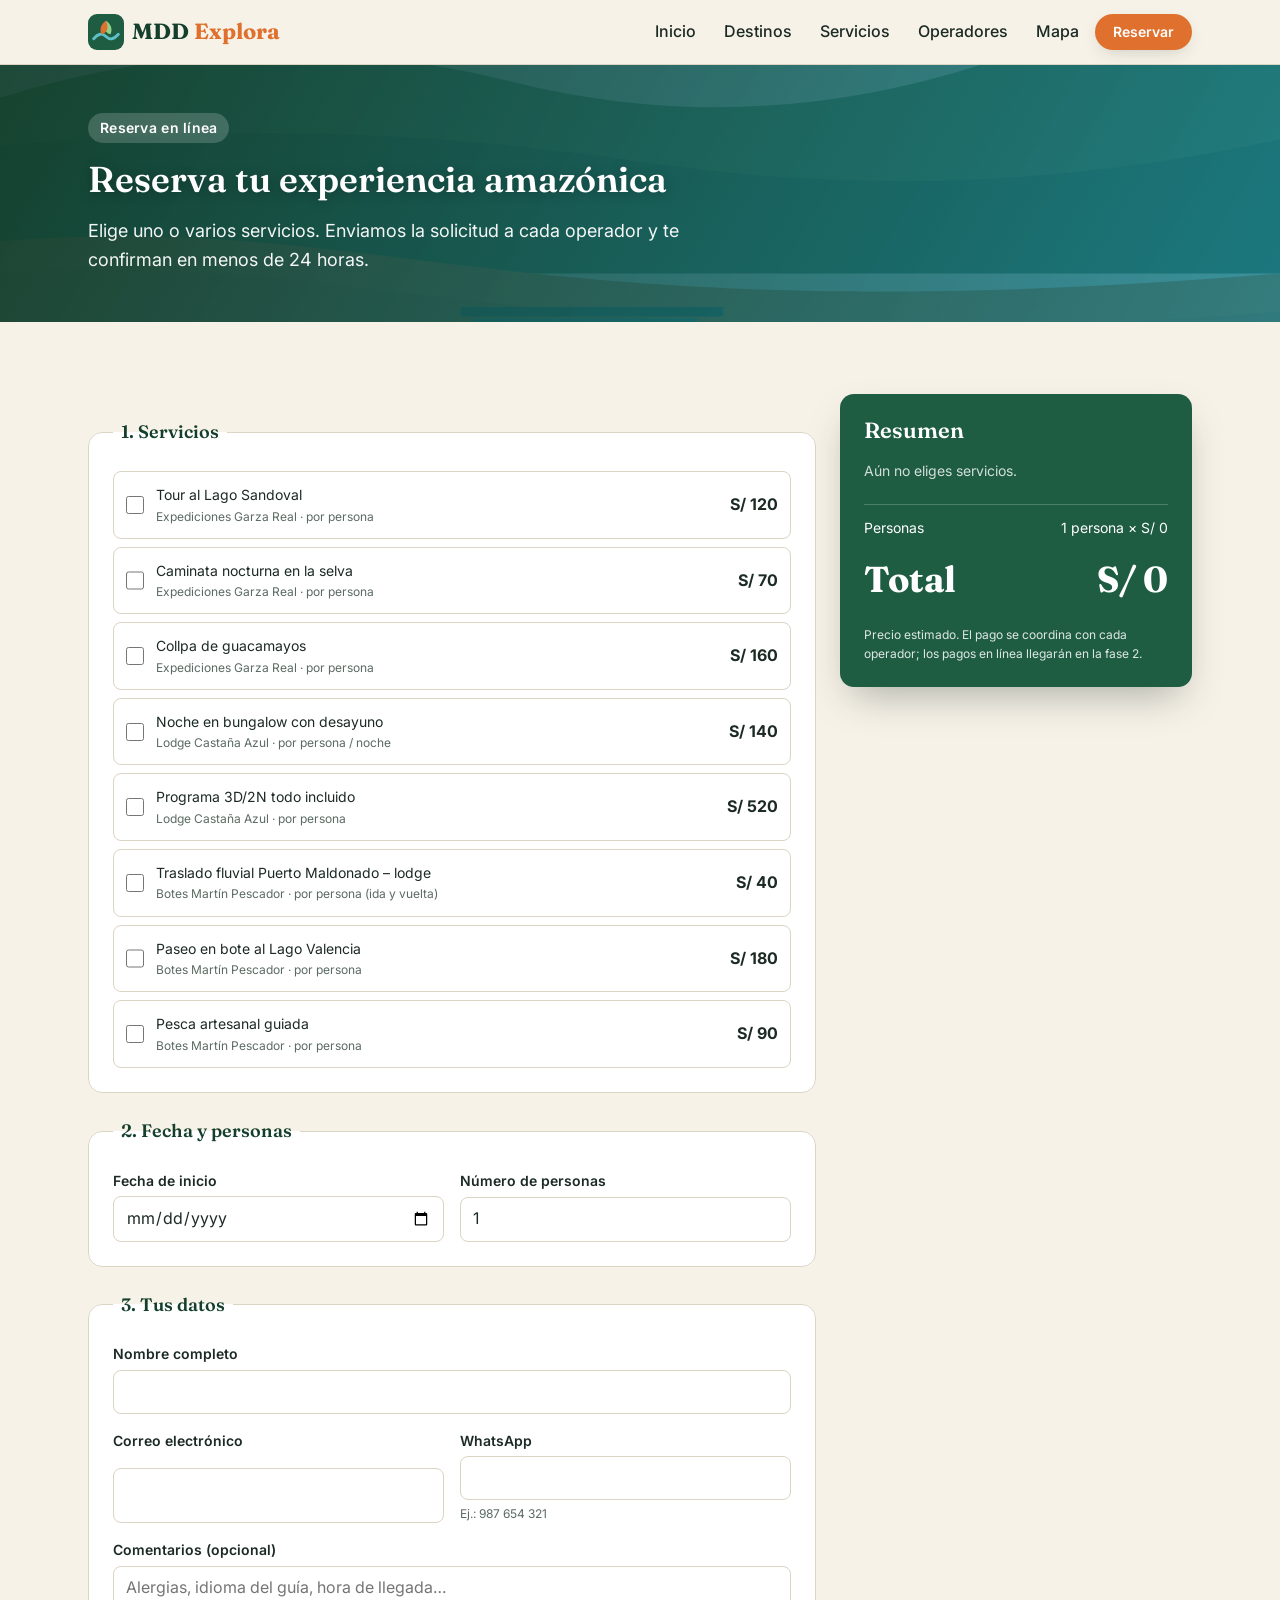
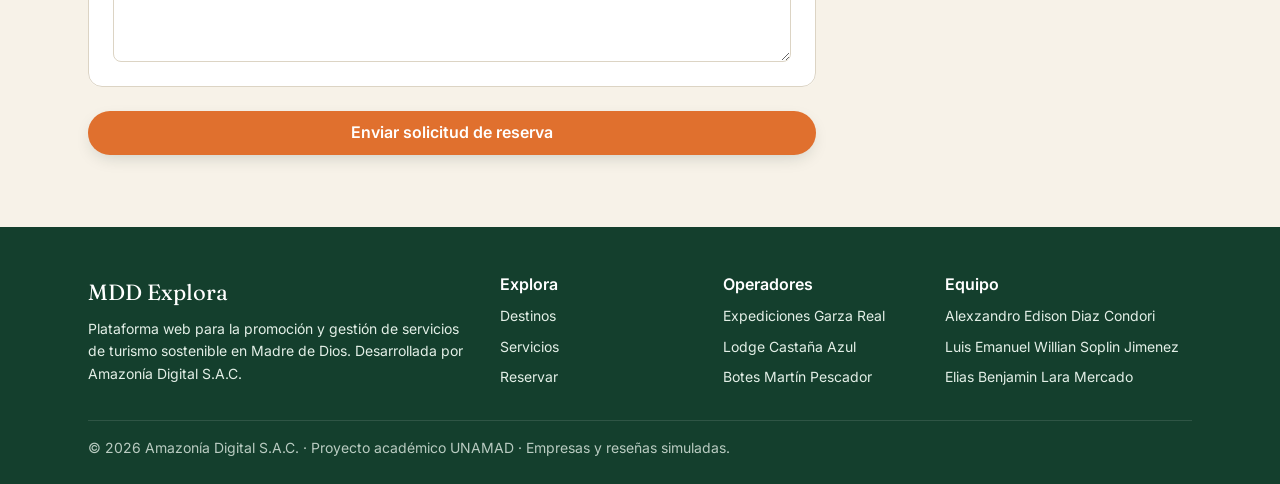
<file: reservar.html>
<!DOCTYPE html>
<html lang="es">
<head>
  <meta charset="UTF-8">
  <meta name="viewport" content="width=device-width, initial-scale=1">
  <meta name="description" content="Reserva en línea tours, hospedaje y transporte fluvial en Madre de Dios con MDD Explora.">
  <title>Reservar | MDD Explora</title>
  <link rel="icon" href="img/logo.svg" type="image/svg+xml">
  <link rel="preconnect" href="https://fonts.googleapis.com">
  <link rel="preconnect" href="https://fonts.gstatic.com" crossorigin>
  <link rel="stylesheet" href="https://fonts.googleapis.com/css2?family=Fraunces:opsz,wght@9..144,600;9..144,700&family=Inter:wght@400;500;600;700&display=swap">
  <link rel="stylesheet" href="css/main.css">
</head>
<body>
  <a class="u-skip-link" href="#contenido">Saltar al contenido</a>

  <header class="header">
    <div class="container header__inner">
      <a class="header__logo" href="index.html" aria-label="MDD Explora, inicio">
        <img class="header__logo-mark" src="img/logo.svg" alt="" width="36" height="36">
        <span>MDD <span class="header__logo-accent">Explora</span></span>
      </a>
      <nav class="nav" aria-label="Principal">
        <button class="nav__toggle" type="button" aria-expanded="false" aria-controls="menu">
          <span class="nav__toggle-bar"></span>
          <span class="u-visually-hidden">Abrir menú</span>
        </button>
        <ul class="nav__list" id="menu">
          <li class="nav__item"><a class="nav__link" href="index.html">Inicio</a></li>
          <li class="nav__item"><a class="nav__link" href="index.html#destinos">Destinos</a></li>
          <li class="nav__item"><a class="nav__link" href="servicios.html">Servicios</a></li>
          <li class="nav__item"><a class="nav__link" href="index.html#operadores">Operadores</a></li>
          <li class="nav__item"><a class="nav__link" href="index.html#mapa-seccion">Mapa</a></li>
          <li class="nav__item"><a class="button button--primary button--small" href="reservar.html" aria-current="page">Reservar</a></li>
        </ul>
      </nav>
    </div>
  </header>

  <main id="contenido">
    <section class="hero hero--compact">
      <div class="container">
        <div class="hero__content">
          <span class="hero__eyebrow">Reserva en línea</span>
          <h1 class="hero__title">Reserva tu experiencia amazónica</h1>
          <p class="hero__text">Elige uno o varios servicios. Enviamos la solicitud a cada operador y te confirman en menos de 24 horas.</p>
        </div>
      </div>
    </section>

    <section class="section">
      <div class="container grid grid--sidebar">
        <form class="form" id="reserva-form" novalidate>
          <div id="reserva-mensaje" role="status" aria-live="polite"></div>

          <fieldset class="form__fieldset">
            <legend class="form__legend">1. Servicios</legend>
            <div class="form__options" id="opciones-servicios"></div>
          </fieldset>

          <fieldset class="form__fieldset">
            <legend class="form__legend">2. Fecha y personas</legend>
            <div class="form__row">
              <div class="form__group">
                <label class="form__label" for="fecha">Fecha de inicio</label>
                <input class="form__input" id="fecha" name="fecha" type="date" required data-nombre="fecha">
              </div>
              <div class="form__group">
                <label class="form__label" for="personas">Número de personas</label>
                <input class="form__input" id="personas" name="personas" type="number" min="1" max="20" value="1" required inputmode="numeric" data-nombre="personas">
              </div>
            </div>
          </fieldset>

          <fieldset class="form__fieldset">
            <legend class="form__legend">3. Tus datos</legend>
            <div class="form__group">
              <label class="form__label" for="nombre">Nombre completo</label>
              <input class="form__input" id="nombre" name="nombre" type="text" autocomplete="name" required minlength="3" data-nombre="nombre">
            </div>
            <div class="form__row">
              <div class="form__group">
                <label class="form__label" for="correo">Correo electrónico</label>
                <input class="form__input" id="correo" name="correo" type="email" autocomplete="email" required data-nombre="correo">
              </div>
              <div class="form__group">
                <label class="form__label" for="telefono">WhatsApp</label>
                <input class="form__input" id="telefono" name="telefono" type="tel" autocomplete="tel" required pattern="[0-9+ ]{9,15}" data-nombre="WhatsApp">
                <span class="form__hint">Ej.: 987 654 321</span>
              </div>
            </div>
            <div class="form__group">
              <label class="form__label" for="notas">Comentarios (opcional)</label>
              <textarea class="form__textarea" id="notas" name="notas" placeholder="Alergias, idioma del guía, hora de llegada…"></textarea>
            </div>
          </fieldset>

          <button class="button button--primary button--block" type="submit">Enviar solicitud de reserva</button>
        </form>

        <aside class="summary" aria-label="Resumen de la reserva">
          <h2 class="summary__title">Resumen</h2>
          <ul class="summary__list" id="resumen-lista"></ul>
          <p class="summary__row"><span>Personas</span><span id="resumen-personas"></span></p>
          <p class="summary__total"><span>Total</span><span id="resumen-total">S/ 0</span></p>
          <p class="summary__note">Precio estimado. El pago se coordina con cada operador; los pagos en línea llegarán en la fase 2.</p>
        </aside>
      </div>
    </section>
  </main>

  <footer class="footer">
    <div class="container">
      <div class="footer__grid">
        <div>
          <p class="footer__brand">MDD Explora</p>
          <p class="footer__text">Plataforma web para la promoción y gestión de servicios de turismo sostenible en Madre de Dios. Desarrollada por Amazonía Digital S.A.C.</p>
        </div>
        <div>
          <h2 class="footer__title">Explora</h2>
          <ul class="footer__list">
            <li><a class="footer__link" href="index.html#destinos">Destinos</a></li>
            <li><a class="footer__link" href="servicios.html">Servicios</a></li>
            <li><a class="footer__link" href="reservar.html">Reservar</a></li>
          </ul>
        </div>
        <div>
          <h2 class="footer__title">Operadores</h2>
          <ul class="footer__list">
            <li>Expediciones Garza Real</li>
            <li>Lodge Castaña Azul</li>
            <li>Botes Martín Pescador</li>
          </ul>
        </div>
        <div>
          <h2 class="footer__title">Equipo</h2>
          <ul class="footer__list">
            <li>Alexzandro Edison Diaz Condori</li>
            <li>Luis Emanuel Willian Soplin Jimenez</li>
            <li>Elias Benjamin Lara Mercado</li>
          </ul>
        </div>
      </div>
      <p class="footer__bottom">© <span data-anio>2026</span> Amazonía Digital S.A.C. · Proyecto académico UNAMAD · Empresas y reseñas simuladas.</p>
    </div>
  </footer>

  <script src="js/data.js"></script>
  <script src="js/main.js"></script>
</body>
</html>
</file>
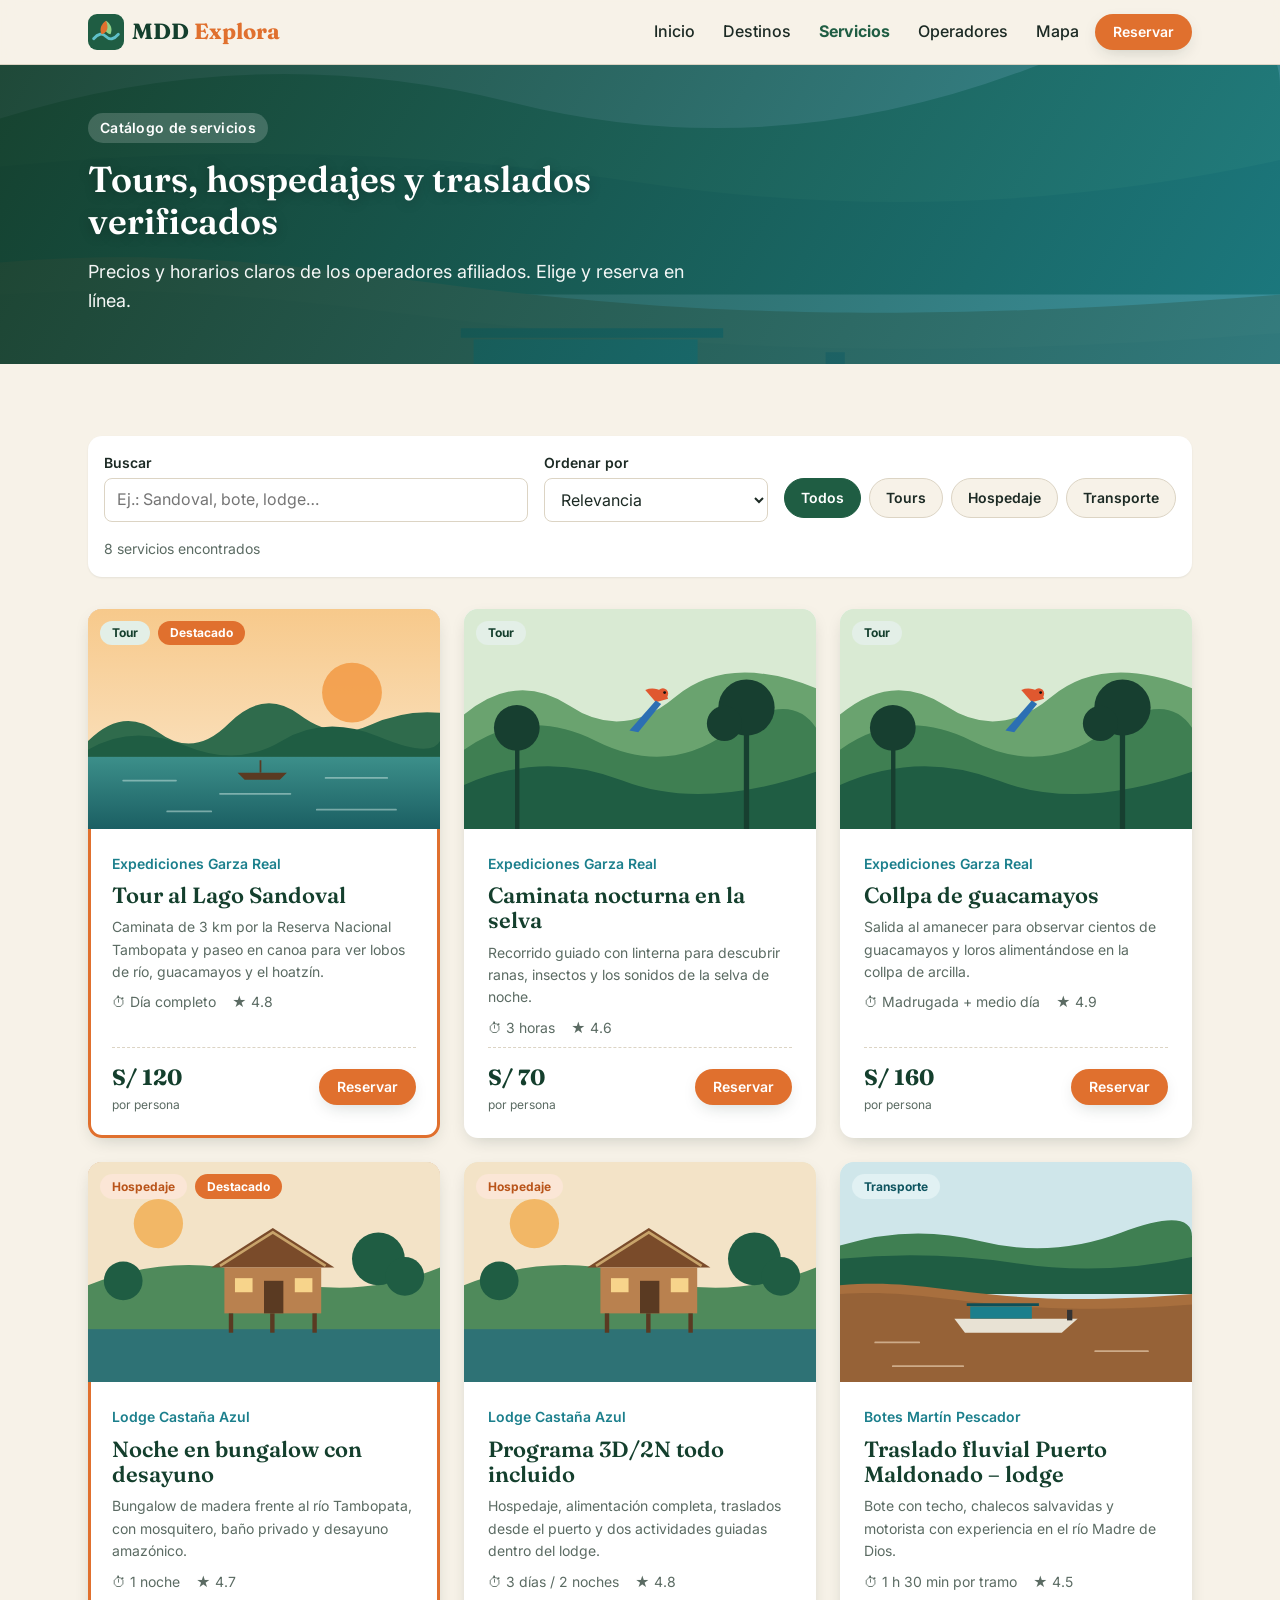
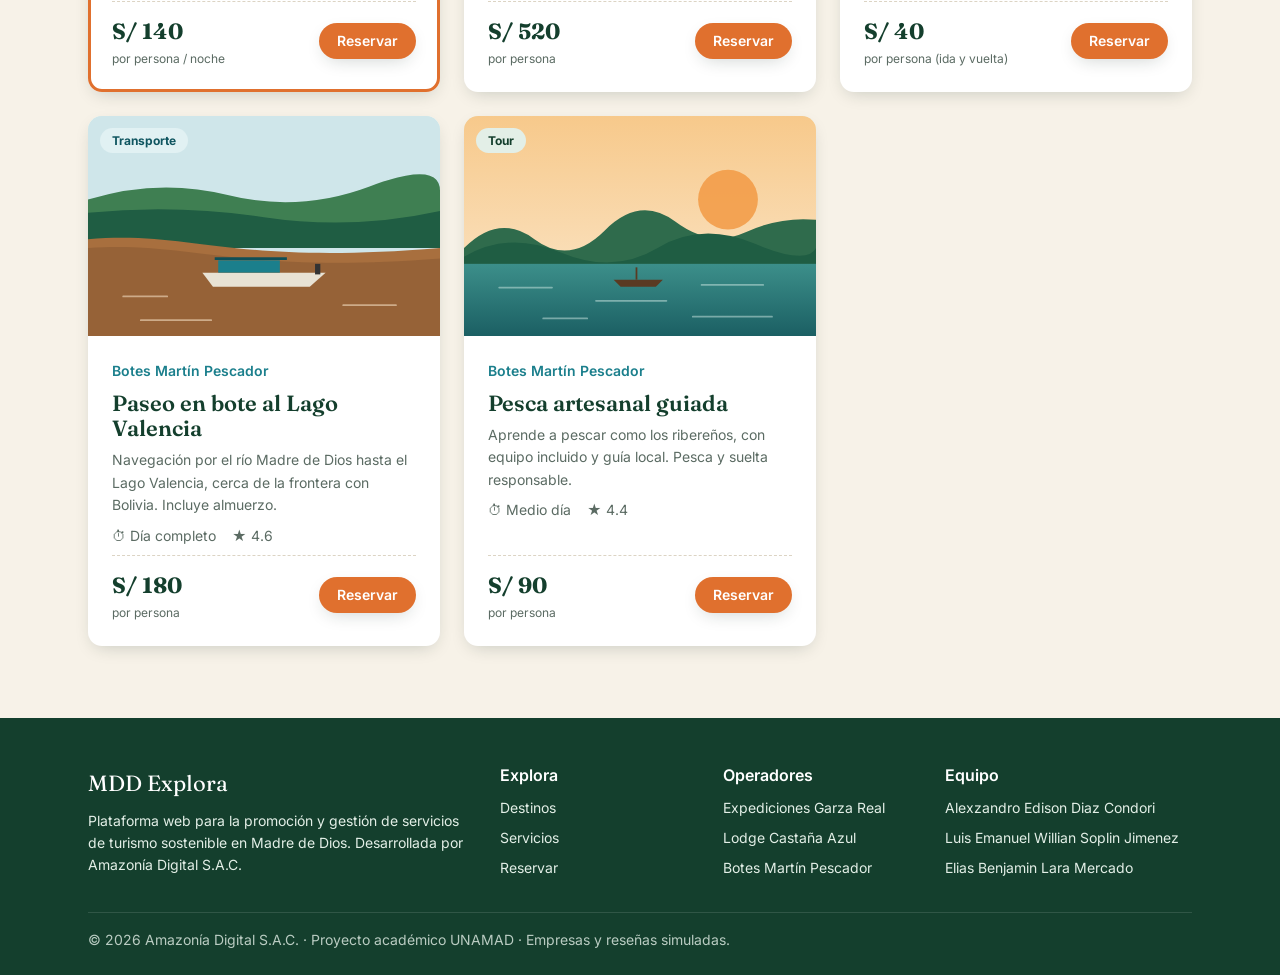
<file: servicios.html>
<!DOCTYPE html>
<html lang="es">
<head>
  <meta charset="UTF-8">
  <meta name="viewport" content="width=device-width, initial-scale=1">
  <meta name="description" content="Catálogo de tours, hospedajes y transporte fluvial en Madre de Dios. Filtra por tipo, precio y calificación.">
  <title>Servicios | MDD Explora</title>
  <link rel="icon" href="img/logo.svg" type="image/svg+xml">
  <link rel="preconnect" href="https://fonts.googleapis.com">
  <link rel="preconnect" href="https://fonts.gstatic.com" crossorigin>
  <link rel="stylesheet" href="https://fonts.googleapis.com/css2?family=Fraunces:opsz,wght@9..144,600;9..144,700&family=Inter:wght@400;500;600;700&display=swap">
  <link rel="stylesheet" href="css/main.css">
</head>
<body>
  <a class="u-skip-link" href="#contenido">Saltar al contenido</a>

  <header class="header">
    <div class="container header__inner">
      <a class="header__logo" href="index.html" aria-label="MDD Explora, inicio">
        <img class="header__logo-mark" src="img/logo.svg" alt="" width="36" height="36">
        <span>MDD <span class="header__logo-accent">Explora</span></span>
      </a>
      <nav class="nav" aria-label="Principal">
        <button class="nav__toggle" type="button" aria-expanded="false" aria-controls="menu">
          <span class="nav__toggle-bar"></span>
          <span class="u-visually-hidden">Abrir menú</span>
        </button>
        <ul class="nav__list" id="menu">
          <li class="nav__item"><a class="nav__link" href="index.html">Inicio</a></li>
          <li class="nav__item"><a class="nav__link" href="index.html#destinos">Destinos</a></li>
          <li class="nav__item"><a class="nav__link nav__link--active" href="servicios.html" aria-current="page">Servicios</a></li>
          <li class="nav__item"><a class="nav__link" href="index.html#operadores">Operadores</a></li>
          <li class="nav__item"><a class="nav__link" href="index.html#mapa-seccion">Mapa</a></li>
          <li class="nav__item"><a class="button button--primary button--small" href="reservar.html">Reservar</a></li>
        </ul>
      </nav>
    </div>
  </header>

  <main id="contenido">
    <section class="hero hero--compact">
      <div class="container">
        <div class="hero__content">
          <span class="hero__eyebrow">Catálogo de servicios</span>
          <h1 class="hero__title">Tours, hospedajes y traslados verificados</h1>
          <p class="hero__text">Precios y horarios claros de los operadores afiliados. Elige y reserva en línea.</p>
        </div>
      </div>
    </section>

    <section class="section">
      <div class="container">
        <div class="filter">
          <div class="form__group">
            <label class="form__label" for="buscar">Buscar</label>
            <input class="form__input" id="buscar" type="search" placeholder="Ej.: Sandoval, bote, lodge…">
          </div>
          <div class="form__group">
            <label class="form__label" for="orden">Ordenar por</label>
            <select class="form__select" id="orden">
              <option value="relevancia">Relevancia</option>
              <option value="precio-asc">Precio: menor a mayor</option>
              <option value="precio-desc">Precio: mayor a menor</option>
              <option value="rating">Mejor calificados</option>
            </select>
          </div>
          <div class="filter__chips" role="group" aria-label="Tipo de servicio">
            <button class="filter__chip" type="button" data-tipo="todos">Todos</button>
            <button class="filter__chip" type="button" data-tipo="tour">Tours</button>
            <button class="filter__chip" type="button" data-tipo="hospedaje">Hospedaje</button>
            <button class="filter__chip" type="button" data-tipo="transporte">Transporte</button>
          </div>
          <p class="filter__count" id="contador" aria-live="polite"></p>
        </div>

        <div class="grid grid--3" id="catalogo">
          <noscript><p>Activa JavaScript para ver el catálogo de servicios.</p></noscript>
        </div>
      </div>
    </section>
  </main>

  <footer class="footer">
    <div class="container">
      <div class="footer__grid">
        <div>
          <p class="footer__brand">MDD Explora</p>
          <p class="footer__text">Plataforma web para la promoción y gestión de servicios de turismo sostenible en Madre de Dios. Desarrollada por Amazonía Digital S.A.C.</p>
        </div>
        <div>
          <h2 class="footer__title">Explora</h2>
          <ul class="footer__list">
            <li><a class="footer__link" href="index.html#destinos">Destinos</a></li>
            <li><a class="footer__link" href="servicios.html">Servicios</a></li>
            <li><a class="footer__link" href="reservar.html">Reservar</a></li>
          </ul>
        </div>
        <div>
          <h2 class="footer__title">Operadores</h2>
          <ul class="footer__list">
            <li>Expediciones Garza Real</li>
            <li>Lodge Castaña Azul</li>
            <li>Botes Martín Pescador</li>
          </ul>
        </div>
        <div>
          <h2 class="footer__title">Equipo</h2>
          <ul class="footer__list">
            <li>Alexzandro Edison Diaz Condori</li>
            <li>Luis Emanuel Willian Soplin Jimenez</li>
            <li>Elias Benjamin Lara Mercado</li>
          </ul>
        </div>
      </div>
      <p class="footer__bottom">© <span data-anio>2026</span> Amazonía Digital S.A.C. · Proyecto académico UNAMAD · Empresas y reseñas simuladas.</p>
    </div>
  </footer>

  <script src="js/data.js"></script>
  <script src="js/main.js"></script>
</body>
</html>
</file>
<file: css/main.css>
/* ==========================================================================
   MDD Explora — hoja principal
   Arquitectura modular OOCSS + nomenclatura BEM
   Orden: themes → base → layout → modules → utilities
   Enfoque Mobile First: estilos base para móvil y media queries con
   min-width en 600px (tablet), 1024px (laptop) y 1440px (ultra-wide).
   ========================================================================== */

/* 1. Themes: variables de color, tipografía y sombras ("piel") */
@import url("themes/_amazonia.css");

/* 2. Base: reset y estilos globales */
@import url("base/_reset.css");
@import url("base/_typography.css");

/* 3. Layout: estructuras principales */
@import url("layout/_container.css");
@import url("layout/_grid.css");
@import url("layout/_section.css");
@import url("layout/_header.css");
@import url("layout/_footer.css");

/* 4. Modules: componentes reutilizables (bloques BEM) */
@import url("modules/_button.css");
@import url("modules/_nav.css");
@import url("modules/_hero.css");
@import url("modules/_section-head.css");
@import url("modules/_card.css");
@import url("modules/_badge.css");
@import url("modules/_media.css");
@import url("modules/_stat.css");
@import url("modules/_planner.css");
@import url("modules/_steps.css");
@import url("modules/_review.css");
@import url("modules/_map.css");
@import url("modules/_filter.css");
@import url("modules/_form.css");
@import url("modules/_summary.css");
@import url("modules/_alert.css");
@import url("modules/_cta.css");

/* 5. Utilities: clases rápidas de una sola responsabilidad */
@import url("utilities/_utilities.css");
</file>
